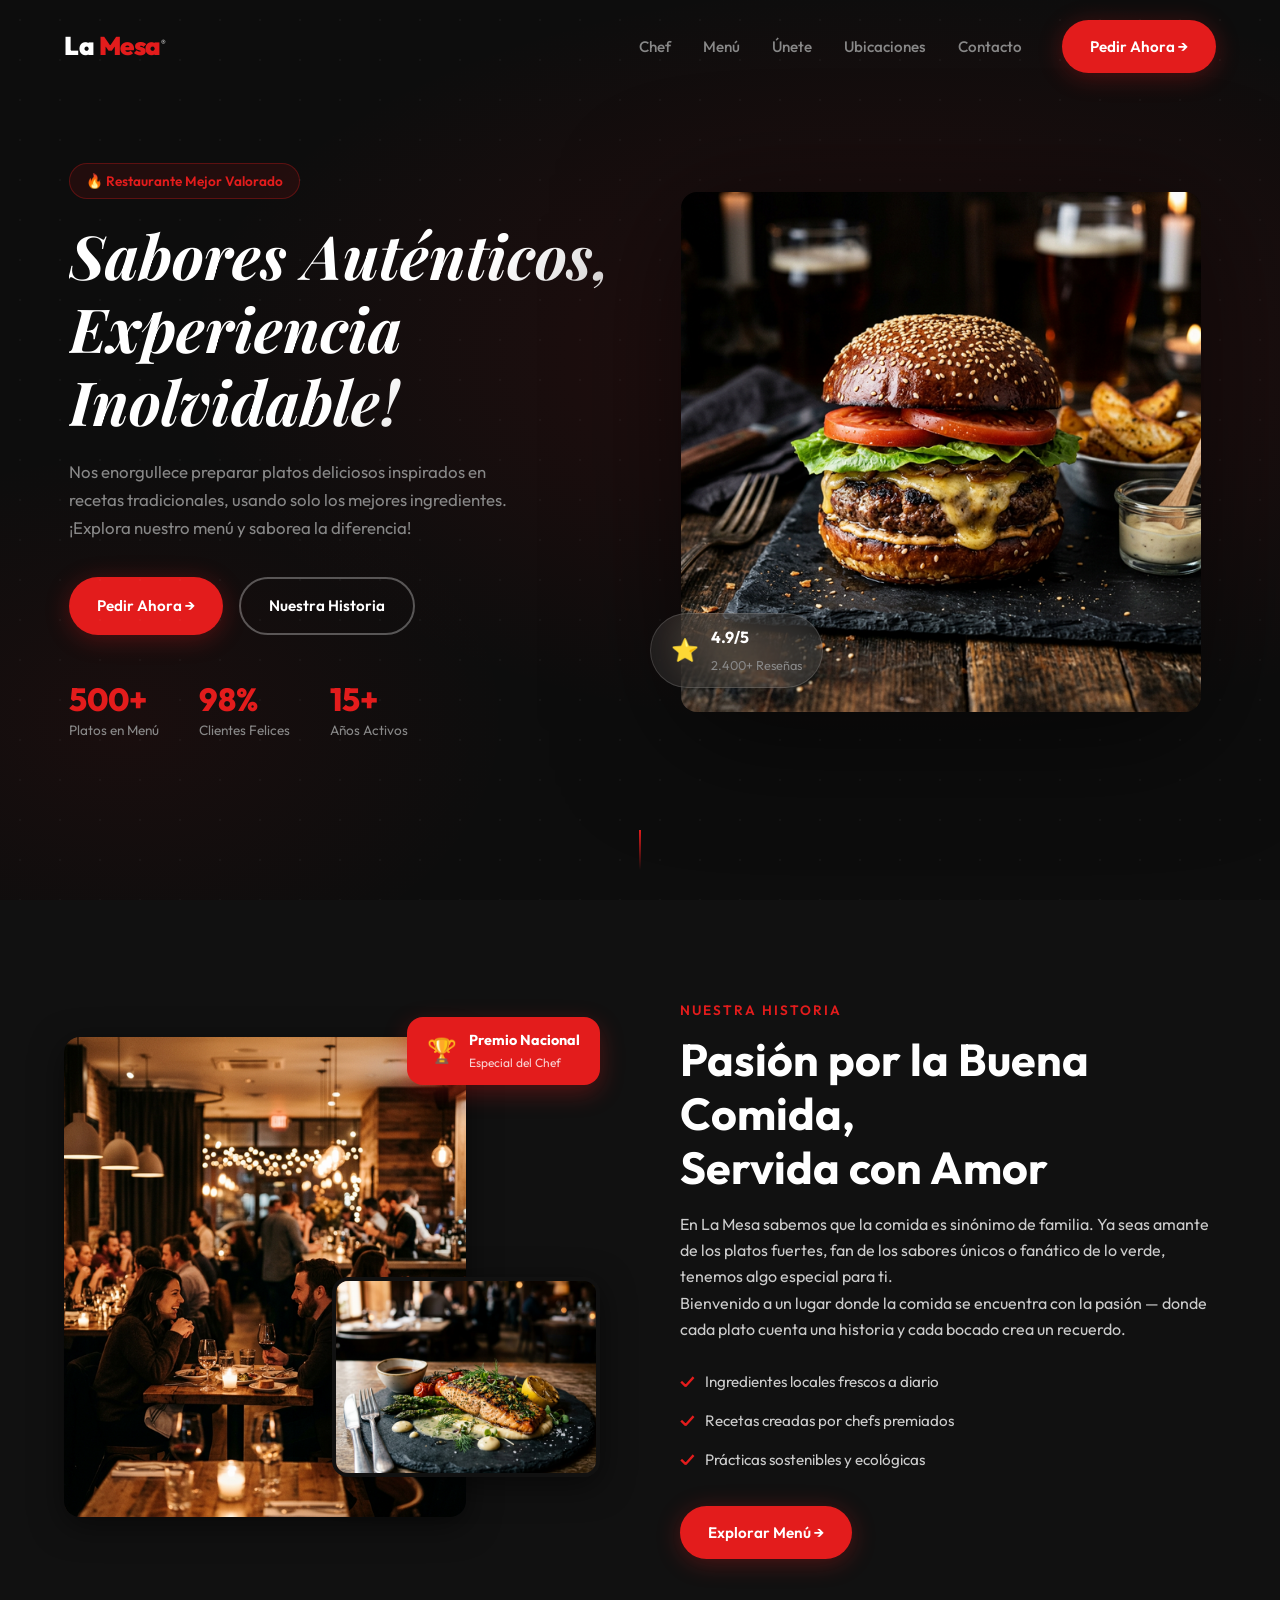
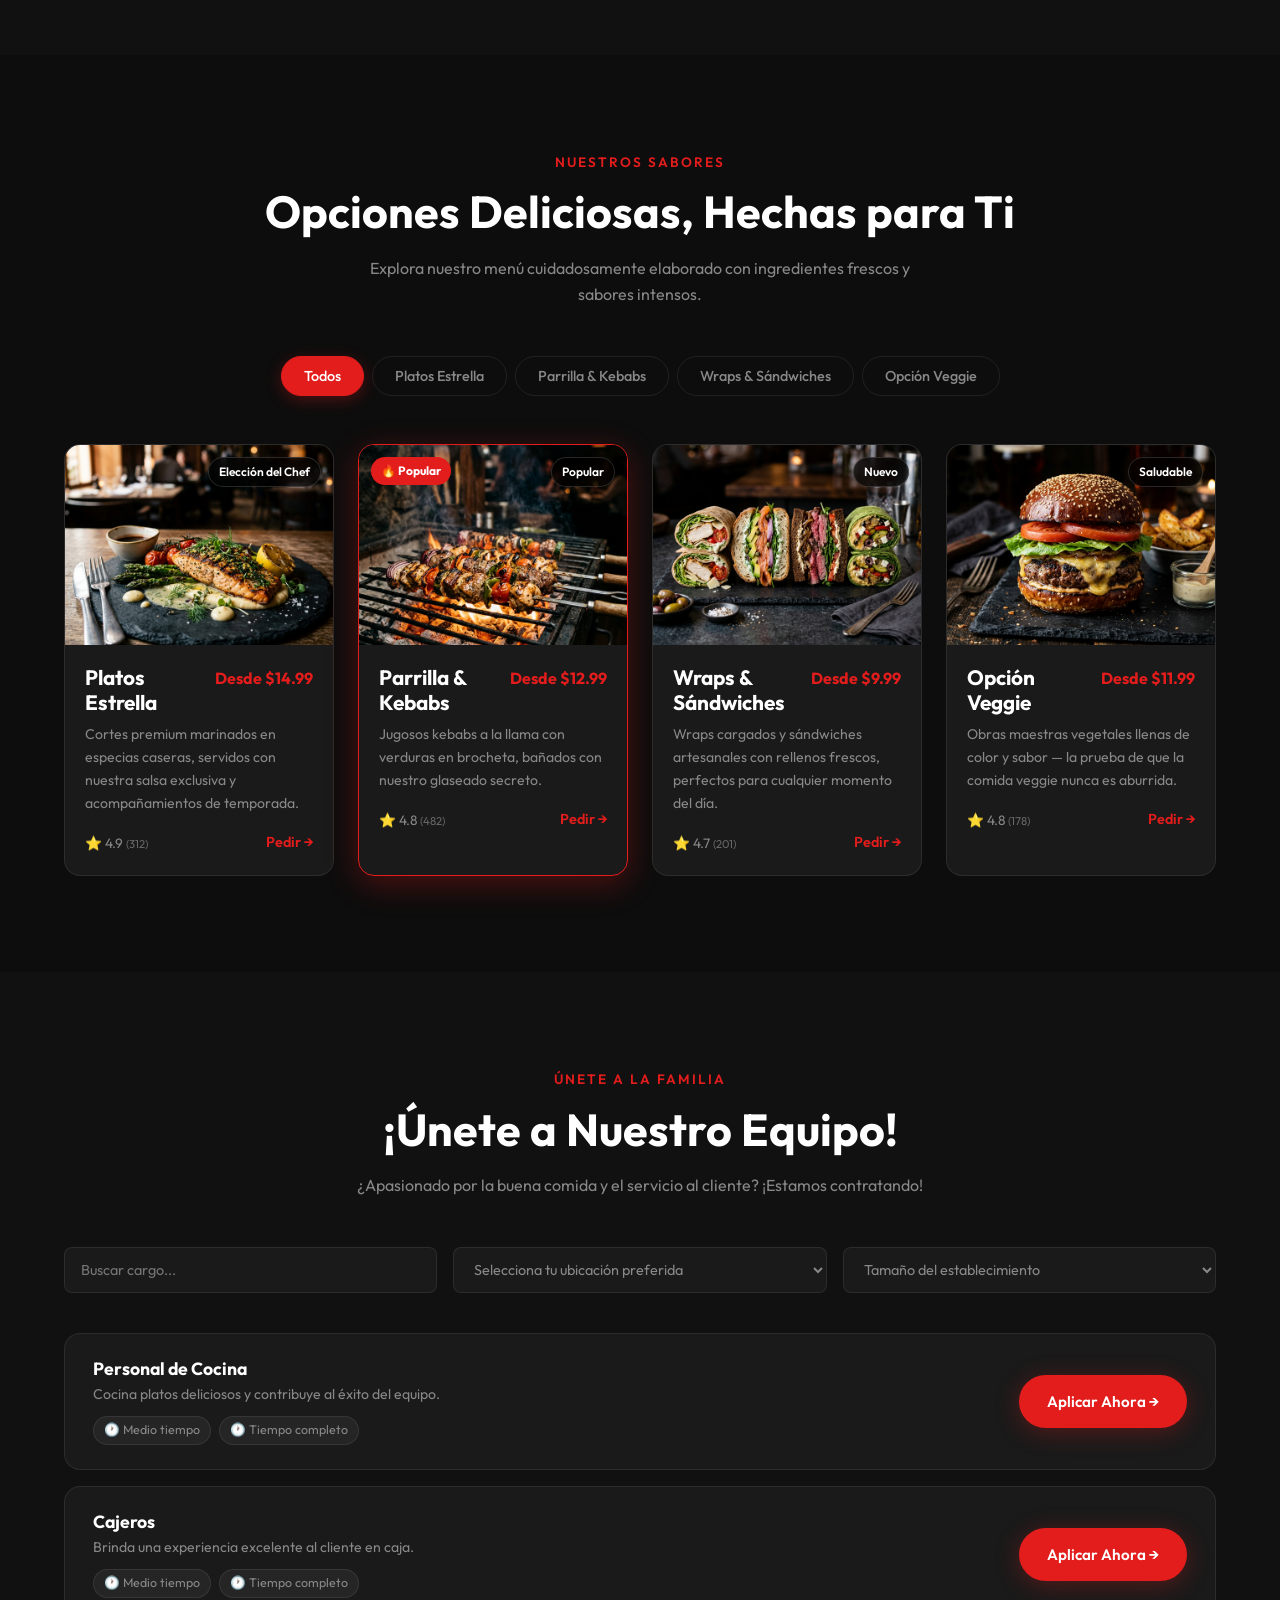
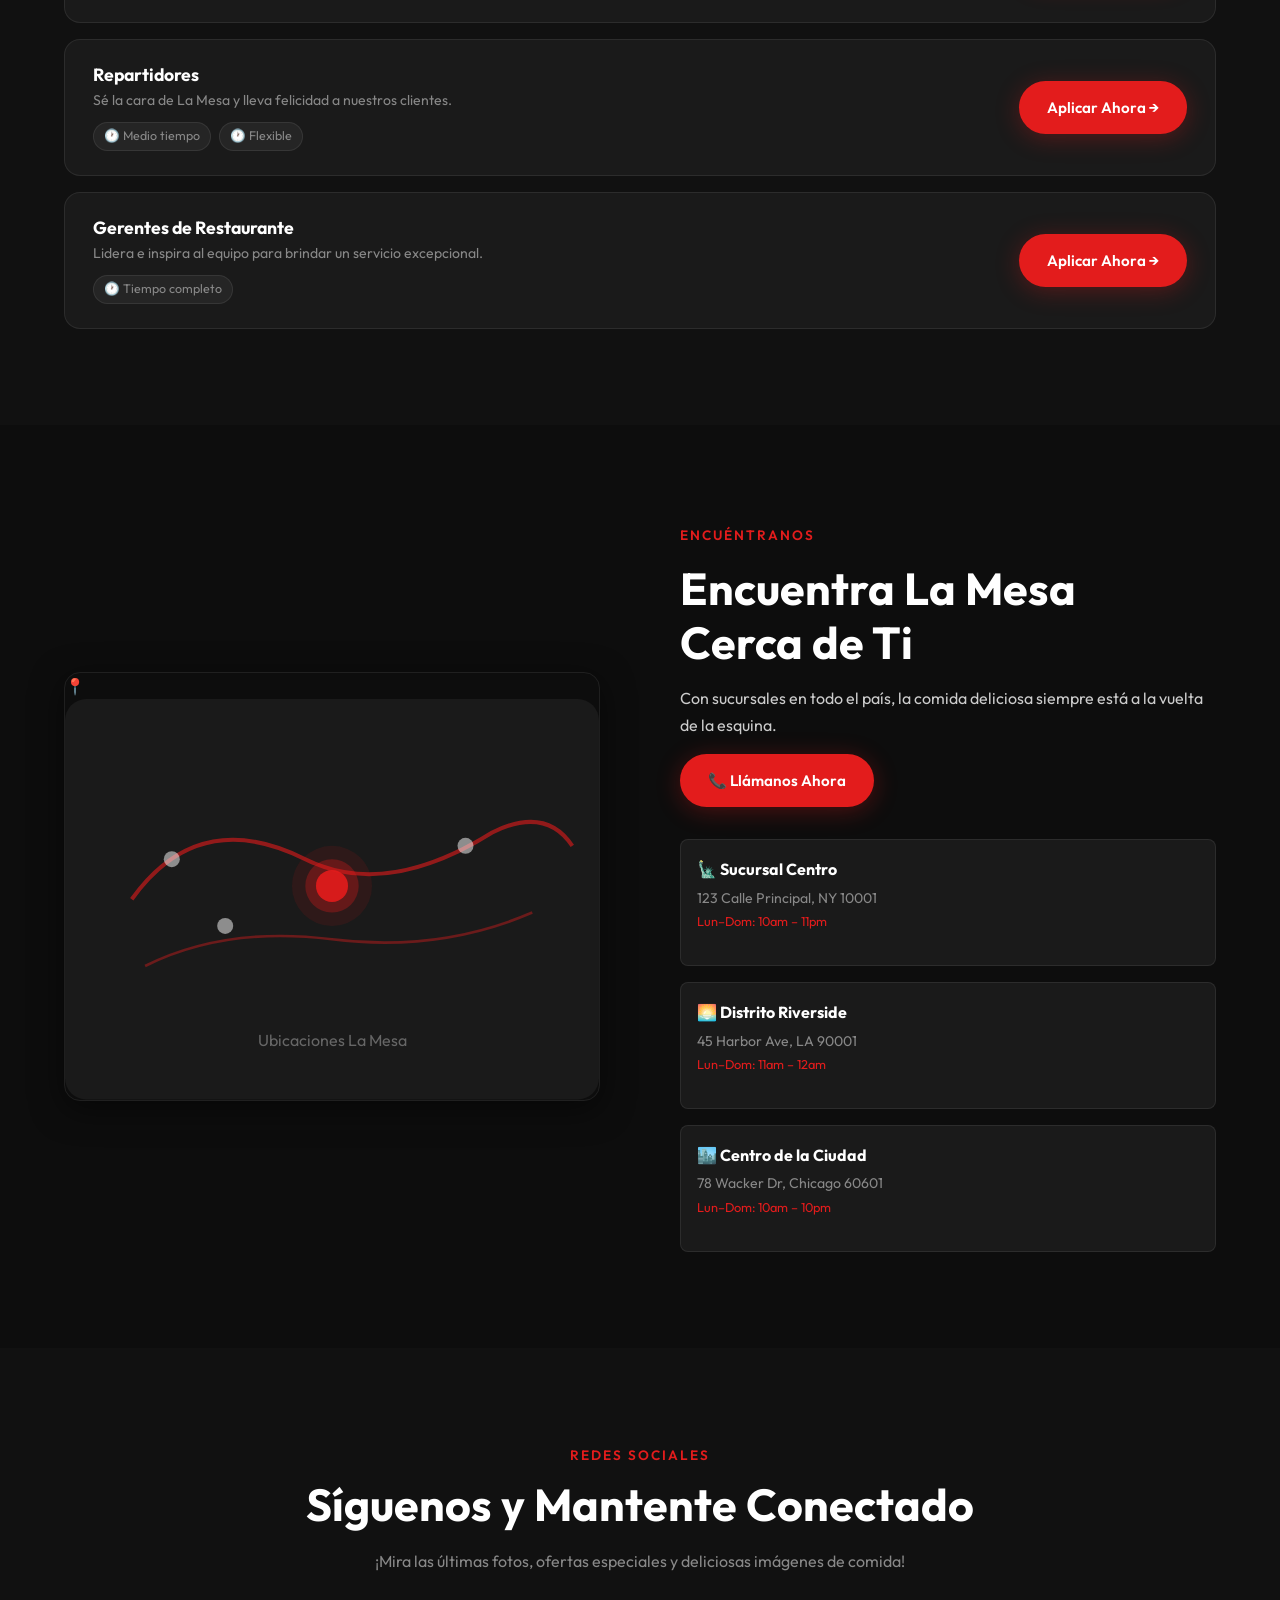
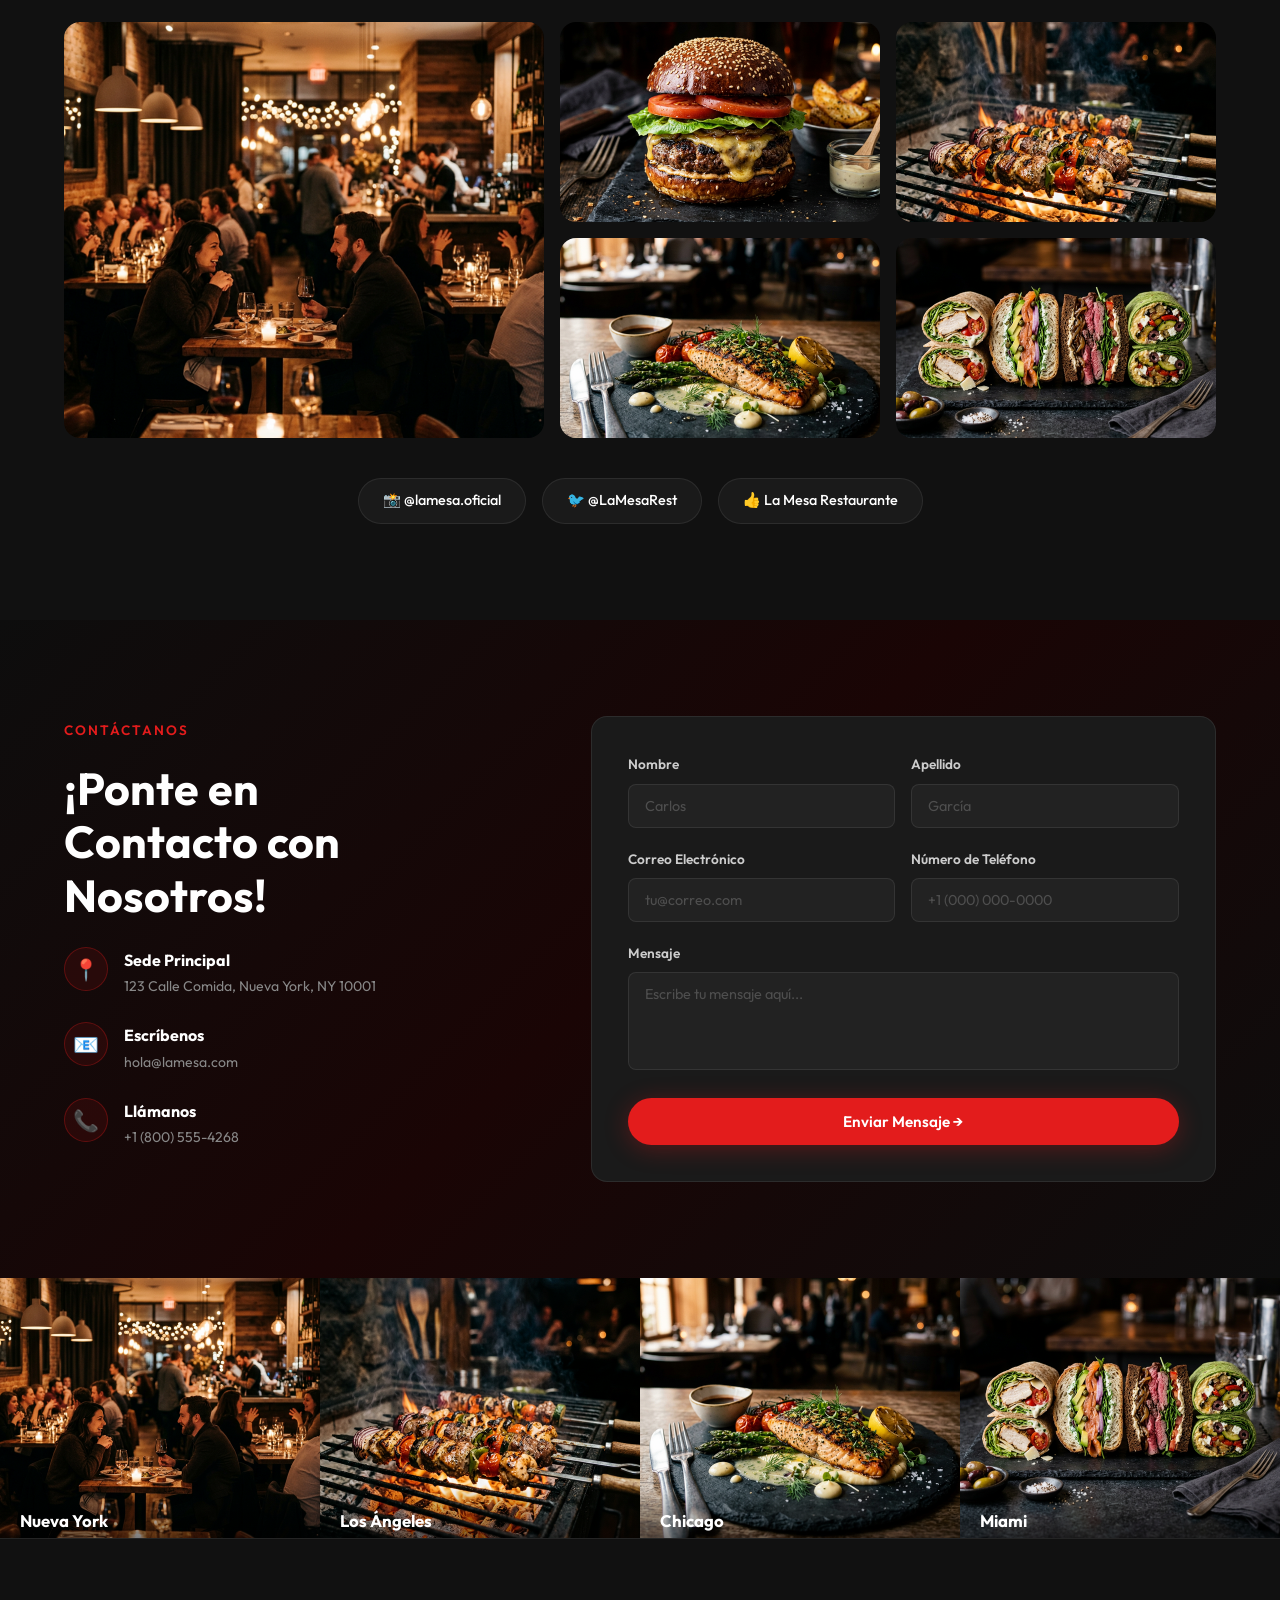
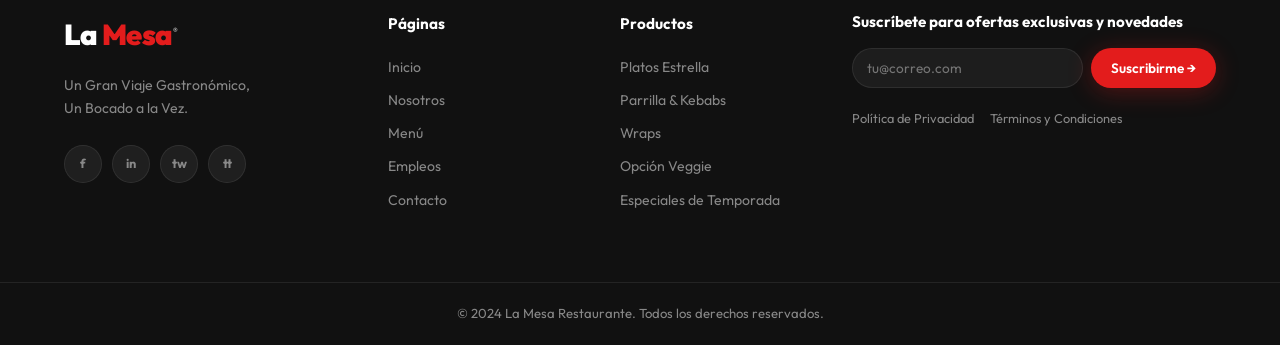
<file: index.html>
﻿<!DOCTYPE html>
<html lang="es">

<head>
    <meta charset="UTF-8">
    <meta name="viewport" content="width=device-width, initial-scale=1.0">
    <meta name="description"
        content="La Mesa - Sabores auténticos, experiencias inolvidables. Descubre nuestro menú de platos exclusivos preparados con ingredientes frescos.">
    <title>La Mesa - Sabores Auténticos</title>
    <link rel="preconnect" href="https://fonts.googleapis.com">
    <link rel="preconnect" href="https://fonts.gstatic.com" crossorigin>
    <link
        href="https://fonts.googleapis.com/css2?family=Outfit:wght@300;400;500;600;700;800;900&family=Playfair+Display:ital,wght@0,700;1,700&display=swap"
        rel="stylesheet">
    <link rel="stylesheet" href="styles.css">
</head>

<body>

    <!-- ===== NAVBAR ===== -->
    <header class="navbar" id="navbar">
        <div class="container nav-container">
            <a href="#" class="logo">La <span>Mesa</span><sup>®</sup></a>
            <nav class="nav-links">
                <a href="#chef">Chef</a>
                <a href="#menu">Menú</a>
                <a href="#jobs">Únete</a>
                <a href="#location">Ubicaciones</a>
                <a href="#contact">Contacto</a>
            </nav>
            <a href="#order" class="btn btn-red">Pedir Ahora →</a>
            <button class="hamburger" id="hamburger" aria-label="Menú">&#9776;</button>
        </div>
        <div class="mobile-menu" id="mobileMenu">
            <a href="#chef">Chef</a>
            <a href="#menu">Menú</a>
            <a href="#jobs">Únete</a>
            <a href="#location">Ubicaciones</a>
            <a href="#contact">Contacto</a>
            <a href="#order" class="btn btn-red">Pedir Ahora</a>
        </div>
    </header>

    <!-- ===== HERO ===== -->
    <section class="hero" id="home">
        <div class="container hero-container">
            <div class="hero-text">
                <p class="hero-tag">🔥 Restaurante Mejor Valorado</p>
                <h1>Sabores Auténticos,<br>Experiencia<br>Inolvidable!</h1>
                <p class="hero-desc">Nos enorgullece preparar platos deliciosos inspirados en recetas tradicionales,
                    usando solo los mejores ingredientes. ¡Explora nuestro menú y saborea la diferencia!</p>
                <div class="hero-btns">
                    <a href="#menu" class="btn btn-red">Pedir Ahora →</a>
                    <a href="#chef" class="btn btn-outline">Nuestra Historia</a>
                </div>
                <div class="hero-stats">
                    <div class="stat"><span>500+</span>
                        <p>Platos en Menú</p>
                    </div>
                    <div class="stat"><span>98%</span>
                        <p>Clientes Felices</p>
                    </div>
                    <div class="stat"><span>15+</span>
                        <p>Años Activos</p>
                    </div>
                </div>
            </div>
            <div class="hero-img">
                <div class="hero-glow"></div>
                <img src="hero_burger.png" alt="Hamburguesa Gourmet Signature">
                <div class="hero-badge">
                    <span class="badge-icon">⭐</span>
                    <div>
                        <strong>4.9/5</strong>
                        <small>2.400+ Reseñas</small>
                    </div>
                </div>
            </div>
        </div>
        <div class="hero-scroll-indicator">
            <span></span>
        </div>
    </section>

    <!-- ===== ABOUT / CHEF ===== -->
    <section class="about" id="chef">
        <div class="container about-container">
            <div class="about-imgs">
                <div class="about-img-main">
                    <img src="restaurant_interior.png" alt="Interior del restaurante">
                </div>
                <div class="about-img-small">
                    <img src="signature_dish.png" alt="Plato estrella">
                </div>
                <div class="about-tag-float">
                    <span>🏆</span>
                    <div>
                        <strong>Premio Nacional</strong>
                        <small>Especial del Chef</small>
                    </div>
                </div>
            </div>
            <div class="about-text">
                <p class="section-tag">Nuestra Historia</p>
                <h2>Pasión por la Buena Comida,<br>Servida con Amor</h2>
                <p>En La Mesa sabemos que la comida es sinónimo de familia. Ya seas amante de los platos fuertes, fan de
                    los sabores únicos o fanático de lo verde, tenemos algo especial para ti.</p>
                <p>Bienvenido a un lugar donde la comida se encuentra con la pasión — donde cada plato cuenta una
                    historia y cada bocado crea un recuerdo.</p>
                <div class="about-features">
                    <div class="feature"><span>✓</span> Ingredientes locales frescos a diario</div>
                    <div class="feature"><span>✓</span> Recetas creadas por chefs premiados</div>
                    <div class="feature"><span>✓</span> Prácticas sostenibles y ecológicas</div>
                </div>
                <a href="#menu" class="btn btn-red">Explorar Menú →</a>
            </div>
        </div>
    </section>

    <!-- ===== MENU CATEGORIES ===== -->
    <section class="menu" id="menu">
        <div class="container">
            <p class="section-tag centered">Nuestros Sabores</p>
            <h2 class="centered">Opciones Deliciosas, Hechas para Ti</h2>
            <p class="section-desc centered">Explora nuestro menú cuidadosamente elaborado con ingredientes frescos y
                sabores intensos.
            </p>

            <div class="menu-tabs">
                <button class="tab-btn active" data-tab="all">Todos</button>
                <button class="tab-btn" data-tab="signature">Platos Estrella</button>
                <button class="tab-btn" data-tab="grill">Parrilla &amp; Kebabs</button>
                <button class="tab-btn" data-tab="wraps">Wraps &amp; Sándwiches</button>
                <button class="tab-btn" data-tab="veggie">Opción Veggie</button>
            </div>

            <div class="menu-grid">
                <!-- Signature -->
                <div class="menu-card" data-category="signature">
                    <div class="card-img">
                        <img src="signature_dish.png" alt="Platos Estrella">
                        <div class="card-badge">Elección del Chef</div>
                    </div>
                    <div class="card-body">
                        <div class="card-top">
                            <h3>Platos Estrella</h3>
                            <span class="price">Desde $14.99</span>
                        </div>
                        <p>Cortes premium marinados en especias caseras, servidos con nuestra salsa exclusiva y
                            acompañamientos de temporada.</p>
                        <div class="card-footer">
                            <div class="rating">⭐ 4.9 <small>(312)</small></div>
                            <a href="#order" class="btn-small">Pedir →</a>
                        </div>
                    </div>
                </div>

                <!-- Grill -->
                <div class="menu-card featured" data-category="grill">
                    <div class="card-img">
                        <img src="grill_kebabs.png" alt="Parrilla y Kebabs">
                        <div class="card-badge">Popular</div>
                    </div>
                    <div class="card-body">
                        <div class="card-top">
                            <h3>Parrilla &amp; Kebabs</h3>
                            <span class="price">Desde $12.99</span>
                        </div>
                        <p>Jugosos kebabs a la llama con verduras en brocheta, bañados con nuestro glaseado secreto.</p>
                        <div class="card-footer">
                            <div class="rating">⭐ 4.8 <small>(482)</small></div>
                            <a href="#order" class="btn-small">Pedir →</a>
                        </div>
                    </div>
                </div>

                <!-- Wraps -->
                <div class="menu-card" data-category="wraps">
                    <div class="card-img">
                        <img src="wraps_sandwiches.png" alt="Wraps y Sándwiches">
                        <div class="card-badge">Nuevo</div>
                    </div>
                    <div class="card-body">
                        <div class="card-top">
                            <h3>Wraps &amp; Sándwiches</h3>
                            <span class="price">Desde $9.99</span>
                        </div>
                        <p>Wraps cargados y sándwiches artesanales con rellenos frescos, perfectos para cualquier
                            momento del día.</p>
                        <div class="card-footer">
                            <div class="rating">⭐ 4.7 <small>(201)</small></div>
                            <a href="#order" class="btn-small">Pedir →</a>
                        </div>
                    </div>
                </div>

                <!-- Veggie -->
                <div class="menu-card" data-category="veggie">
                    <div class="card-img">
                        <img src="hero_burger.png" alt="Opción Veggie">
                        <div class="card-badge">Saludable</div>
                    </div>
                    <div class="card-body">
                        <div class="card-top">
                            <h3>Opción Veggie</h3>
                            <span class="price">Desde $11.99</span>
                        </div>
                        <p>Obras maestras vegetales llenas de color y sabor — la prueba de que la comida veggie nunca es
                            aburrida.</p>
                        <div class="card-footer">
                            <div class="rating">⭐ 4.8 <small>(178)</small></div>
                            <a href="#order" class="btn-small">Pedir →</a>
                        </div>
                    </div>
                </div>
            </div>
        </div>
    </section>

    <!-- ===== JOBS ===== -->
    <section class="jobs" id="jobs">
        <div class="container">
            <p class="section-tag centered">Únete a la Familia</p>
            <h2 class="centered">¡Únete a Nuestro Equipo!</h2>
            <p class="section-desc centered">¿Apasionado por la buena comida y el servicio al cliente? ¡Estamos
                contratando!</p>

            <div class="jobs-filter">
                <input type="text" placeholder="Buscar cargo..." class="filter-input">
                <select class="filter-select">
                    <option>Selecciona tu ubicación preferida</option>
                    <option>Las Cocas</option>
                    <option>Los Ángeles</option>
                    <option>Chicago</option>
                    <option>Miami</option>
                </select>
                <select class="filter-select">
                    <option>Tamaño del establecimiento</option>
                    <option>Pequeño</option>
                    <option>Mediano</option>
                    <option>Grande</option>
                </select>
            </div>

            <div class="jobs-list">
                <div class="job-item">
                    <div class="job-info">
                        <h4>Personal de Cocina</h4>
                        <p>Cocina platos deliciosos y contribuye al éxito del equipo.</p>
                        <div class="job-tags">
                            <span class="tag">🕐 Medio tiempo</span>
                            <span class="tag">🕐 Tiempo completo</span>
                        </div>
                    </div>
                    <a href="#contact" class="btn btn-red">Aplicar Ahora →</a>
                </div>

                <div class="job-item">
                    <div class="job-info">
                        <h4>Cajeros</h4>
                        <p>Brinda una experiencia excelente al cliente en caja.</p>
                        <div class="job-tags">
                            <span class="tag">🕐 Medio tiempo</span>
                            <span class="tag">🕐 Tiempo completo</span>
                        </div>
                    </div>
                    <a href="#contact" class="btn btn-red">Aplicar Ahora →</a>
                </div>

                <div class="job-item">
                    <div class="job-info">
                        <h4>Repartidores</h4>
                        <p>Sé la cara de La Mesa y lleva felicidad a nuestros clientes.</p>
                        <div class="job-tags">
                            <span class="tag">🕐 Medio tiempo</span>
                            <span class="tag">🕐 Flexible</span>
                        </div>
                    </div>
                    <a href="#contact" class="btn btn-red">Aplicar Ahora →</a>
                </div>

                <div class="job-item">
                    <div class="job-info">
                        <h4>Gerentes de Restaurante</h4>
                        <p>Lidera e inspira al equipo para brindar un servicio excepcional.</p>
                        <div class="job-tags">
                            <span class="tag">🕐 Tiempo completo</span>
                        </div>
                    </div>
                    <a href="#contact" class="btn btn-red">Aplicar Ahora →</a>
                </div>
            </div>
        </div>
    </section>

    <!-- ===== LOCATION ===== -->
    <section class="location" id="location">
        <div class="container location-container">
            <div class="location-map">
                <div class="map-placeholder">
                    <div class="map-pin">📍</div>
                    <div class="map-pulse"></div>
                    <svg viewBox="0 0 400 300" xmlns="http://www.w3.org/2000/svg" class="map-svg">
                        <rect width="400" height="300" fill="#1a1a1a" rx="16" />
                        <path d="M50,150 Q100,80 180,120 Q240,150 320,100 Q360,80 380,110" stroke="#e31c1c"
                            stroke-width="3" fill="none" opacity="0.6" />
                        <path d="M60,200 Q120,170 200,180 Q280,190 350,160" stroke="#e31c1c" stroke-width="2"
                            fill="none" opacity="0.4" />
                        <circle cx="200" cy="140" r="12" fill="#e31c1c" opacity="0.9" />
                        <circle cx="200" cy="140" r="20" fill="#e31c1c" opacity="0.3" />
                        <circle cx="200" cy="140" r="30" fill="#e31c1c" opacity="0.1" />
                        <circle cx="120" cy="170" r="6" fill="#fff" opacity="0.5" />
                        <circle cx="300" cy="110" r="6" fill="#fff" opacity="0.5" />
                        <circle cx="80" cy="120" r="6" fill="#fff" opacity="0.5" />
                        <text x="200" y="260" text-anchor="middle" fill="#666" font-size="12"
                            font-family="Outfit">Ubicaciones La Mesa</text>
                    </svg>
                </div>
            </div>
            <div class="location-text">
                <p class="section-tag">Encuéntranos</p>
                <h2>Encuentra La Mesa<br>Cerca de Ti</h2>
                <p>Con sucursales en todo el país, la comida deliciosa siempre está a la vuelta de la esquina.</p>
                <a href="tel:+18005554268" class="btn btn-red">📞 Llámanos Ahora</a>
                <div class="locations-list">
                    <div class="loc-item">
                        <strong>🗽 Sucursal Centro</strong>
                        <p>123 Calle Principal, NY 10001<br><small>Lun–Dom: 10am – 11pm</small></p>
                    </div>
                    <div class="loc-item">
                        <strong>🌅 Distrito Riverside</strong>
                        <p>45 Harbor Ave, LA 90001<br><small>Lun–Dom: 11am – 12am</small></p>
                    </div>
                    <div class="loc-item">
                        <strong>🏙️ Centro de la Ciudad</strong>
                        <p>78 Wacker Dr, Chicago 60601<br><small>Lun–Dom: 10am – 10pm</small></p>
                    </div>
                </div>
            </div>
        </div>
    </section>

    <!-- ===== SOCIAL / GALLERY ===== -->
    <section class="social" id="social">
        <div class="container">
            <p class="section-tag centered">Redes Sociales</p>
            <h2 class="centered">Síguenos y Mantente Conectado</h2>
            <p class="section-desc centered">¡Mira las últimas fotos, ofertas especiales y deliciosas imágenes de
                comida!</p>

            <div class="gallery-grid">
                <div class="gallery-item tall">
                    <img src="restaurant_interior.png" alt="Interior del restaurante">
                    <div class="gallery-overlay"><span>❤ 2.4k</span></div>
                </div>
                <div class="gallery-item">
                    <img src="hero_burger.png" alt="Hamburguesa">
                    <div class="gallery-overlay"><span>❤ 1.8k</span></div>
                </div>
                <div class="gallery-item">
                    <img src="grill_kebabs.png" alt="Kebabs">
                    <div class="gallery-overlay"><span>❤ 3.1k</span></div>
                </div>
                <div class="gallery-item">
                    <img src="signature_dish.png" alt="Plato estrella">
                    <div class="gallery-overlay"><span>❤ 2.9k</span></div>
                </div>
                <div class="gallery-item">
                    <img src="wraps_sandwiches.png" alt="Wraps">
                    <div class="gallery-overlay"><span>❤ 1.5k</span></div>
                </div>
            </div>

            <div class="social-links">
                <a href="#" class="social-link">📸 @lamesa.oficial</a>
                <a href="#" class="social-link">🐦 @LaMesaRest</a>
                <a href="#" class="social-link">👍 La Mesa Restaurante</a>
            </div>
        </div>
    </section>

    <!-- ===== CONTACT ===== -->
    <section class="contact" id="contact">
        <div class="container contact-container">
            <div class="contact-info">
                <p class="section-tag">Contáctanos</p>
                <h2>¡Ponte en<br>Contacto con Nosotros!</h2>
                <div class="contact-detail">
                    <span>📍</span>
                    <div>
                        <strong>Sede Principal</strong>
                        <p>123 Calle Comida, Nueva York, NY 10001</p>
                    </div>
                </div>
                <div class="contact-detail">
                    <span>📧</span>
                    <div>
                        <strong>Escríbenos</strong>
                        <p>hola@lamesa.com</p>
                    </div>
                </div>
                <div class="contact-detail">
                    <span>📞</span>
                    <div>
                        <strong>Llámanos</strong>
                        <p>+1 (800) 555-4268</p>
                    </div>
                </div>
            </div>

            <form class="contact-form" id="contactForm">
                <div class="form-row">
                    <div class="form-group">
                        <label>Nombre</label>
                        <input type="text" id="firstName" placeholder="Carlos" required>
                    </div>
                    <div class="form-group">
                        <label>Apellido</label>
                        <input type="text" id="lastName" placeholder="García" required>
                    </div>
                </div>
                <div class="form-row">
                    <div class="form-group">
                        <label>Correo Electrónico</label>
                        <input type="email" id="email" placeholder="tu@correo.com" required>
                    </div>
                    <div class="form-group">
                        <label>Número de Teléfono</label>
                        <input type="tel" id="phone" placeholder="+1 (000) 000-0000">
                    </div>
                </div>
                <div class="form-group">
                    <label>Mensaje</label>
                    <textarea id="message" placeholder="Escribe tu mensaje aquí..." rows="4" required></textarea>
                </div>
                <button type="submit" class="btn btn-red full-width" id="submitBtn">Enviar Mensaje →</button>
                <div class="form-success" id="formSuccess">✅ ¡Mensaje enviado! Te responderemos pronto.</div>
            </form>
        </div>
    </section>

    <!-- ===== BRANCH SHOWCASE ===== -->
    <section class="branches">
        <div class="branches-grid">
            <div class="branch-item">
                <img src="restaurant_interior.png" alt="Sucursal Nueva York">
                <div class="branch-info">
                    <strong>Nueva York</strong>
                    <p>123 Main Street, NY 10001</p>
                </div>
            </div>
            <div class="branch-item">
                <img src="grill_kebabs.png" alt="Sucursal Los Ángeles">
                <div class="branch-info">
                    <strong>Los Ángeles</strong>
                    <p>500 Sunset Blvd, LA 90028</p>
                </div>
            </div>
            <div class="branch-item">
                <img src="signature_dish.png" alt="Sucursal Chicago">
                <div class="branch-info">
                    <strong>Chicago</strong>
                    <p>200 Wacker Drive, IL 60601</p>
                </div>
            </div>
            <div class="branch-item">
                <img src="wraps_sandwiches.png" alt="Sucursal Miami">
                <div class="branch-info">
                    <strong>Miami</strong>
                    <p>910 Ocean Drive, FL 33139</p>
                </div>
            </div>
        </div>
    </section>

    <!-- ===== FOOTER ===== -->
    <footer class="footer">
        <div class="container footer-grid">
            <div class="footer-brand">
                <a href="#" class="logo">La <span>Mesa</span><sup>®</sup></a>
                <p>Un Gran Viaje Gastronómico,<br>Un Bocado a la Vez.</p>
                <div class="footer-socials">
                    <a href="#" aria-label="Facebook">f</a>
                    <a href="#" aria-label="Instagram">in</a>
                    <a href="#" aria-label="Twitter">tw</a>
                    <a href="#" aria-label="TikTok">tt</a>
                </div>
            </div>

            <div class="footer-col">
                <h5>Páginas</h5>
                <a href="#home">Inicio</a>
                <a href="#chef">Nosotros</a>
                <a href="#menu">Menú</a>
                <a href="#jobs">Empleos</a>
                <a href="#contact">Contacto</a>
            </div>

            <div class="footer-col">
                <h5>Productos</h5>
                <a href="#menu">Platos Estrella</a>
                <a href="#menu">Parrilla &amp; Kebabs</a>
                <a href="#menu">Wraps</a>
                <a href="#menu">Opción Veggie</a>
                <a href="#menu">Especiales de Temporada</a>
            </div>

            <div class="footer-newsletter">
                <h5>Suscríbete para ofertas exclusivas y novedades</h5>
                <div class="newsletter-form">
                    <input type="email" placeholder="tu@correo.com" id="newsletterEmail">
                    <button class="btn btn-red" id="subscribeBtn">Suscribirme →</button>
                </div>
                <div class="footer-bottom-links">
                    <a href="#">Política de Privacidad</a>
                    <a href="#">Términos y Condiciones</a>
                </div>
            </div>
        </div>

        <div class="footer-bottom">
            <p>© 2024 La Mesa Restaurante. Todos los derechos reservados.</p>
        </div>
    </footer>

    <!-- ===== SCROLL TO TOP ===== -->
    <button class="scroll-top" id="scrollTop" aria-label="Scroll to top">↑</button>

    <!-- ===== ORDER MODAL ===== -->
    <div class="modal-overlay" id="orderModal">
        <div class="modal">
            <button class="modal-close" id="modalClose">✕</button>
            <div class="modal-icon">🍔</div>
            <h3>Pedidos en Línea</h3>
            <p>¡Nuestro sistema de pedidos en línea estará disponible pronto! Mientras tanto, llámanos para hacer tu
                pedido.</p>
            <a href="tel:+18005554268" class="btn btn-red full-width">📞 Llamar para Pedir</a>
        </div>
    </div>

    <script src="script.js"></script>
</body>

</html>
</file>
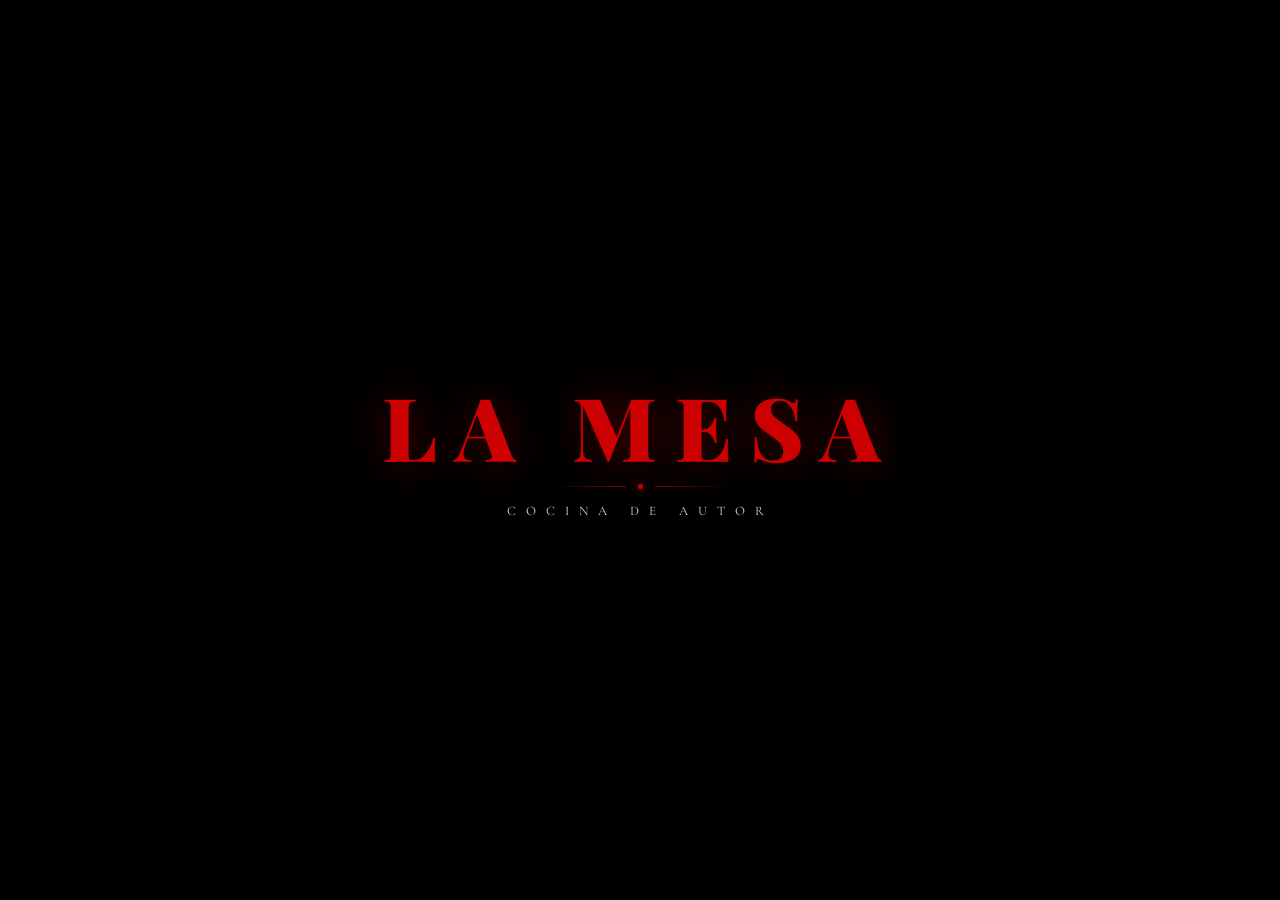
<file: logo_rojo_negro.html>
<!DOCTYPE html>
<html lang="es">
<head>
<meta charset="UTF-8">
<meta name="viewport" content="width=device-width, initial-scale=1.0">
<title>Logo Letras</title>
<style>
  @import url('https://fonts.googleapis.com/css2?family=Playfair+Display:ital,wght@0,900;1,700&family=Cormorant+Garamond:wght@300;400&display=swap');

  * { margin: 0; padding: 0; box-sizing: border-box; }

  body {
    background: #000000;
    display: flex;
    align-items: center;
    justify-content: center;
    min-height: 100vh;
  }

  .logo {
    text-align: center;
    animation: fadeIn 1.4s ease forwards;
  }

  @keyframes fadeIn {
    from { opacity: 0; transform: translateY(16px); }
    to { opacity: 1; transform: translateY(0); }
  }

  .main-name {
    font-family: 'Playfair Display', serif;
    font-size: 88px;
    font-weight: 900;
    letter-spacing: 18px;
    color: #cc0000;
    text-transform: uppercase;
    line-height: 1;
    text-shadow: 0 0 40px rgba(200,0,0,0.4);
  }

  .divider {
    display: flex;
    align-items: center;
    justify-content: center;
    gap: 12px;
    margin: 14px 0;
  }

  .line {
    width: 80px;
    height: 1px;
    background: linear-gradient(to right, transparent, #cc0000aa);
  }
  .line.r {
    background: linear-gradient(to left, transparent, #cc0000aa);
  }

  .dot {
    width: 5px;
    height: 5px;
    background: #cc0000;
    border-radius: 50%;
    box-shadow: 0 0 8px #cc0000;
  }

  .tagline {
    font-family: 'Cormorant Garamond', serif;
    font-size: 13px;
    letter-spacing: 10px;
    color: #ffffff;
    text-transform: uppercase;
    opacity: 0.85;
  }
</style>
</head>
<body>
  <div class="logo">
    <div class="main-name">La Mesa</div>
    <div class="divider">
      <div class="line"></div>
      <div class="dot"></div>
      <div class="line r"></div>
    </div>
    <div class="tagline">Cocina de autor</div>
  </div>
</body>
</html>
</file>
<file: styles.css>
/* ===========================
   CSS RESET & ROOT VARIABLES
=========================== */
*, *::before, *::after {
    margin: 0;
    padding: 0;
    box-sizing: border-box;
}

:root {
    --red: #e31c1c;
    --red-dark: #b51515;
    --red-glow: rgba(227, 28, 28, 0.3);
    --bg: #0d0d0d;
    --bg-2: #111111;
    --bg-3: #161616;
    --bg-card: #1a1a1a;
    --border: rgba(255,255,255,0.08);
    --text: #ffffff;
    --text-muted: #888888;
    --text-light: #cccccc;
    --gold: #f5c842;
    --radius: 16px;
    --radius-sm: 8px;
    --shadow: 0 8px 32px rgba(0,0,0,0.5);
    --transition: 0.3s cubic-bezier(0.4, 0, 0.2, 1);
    --font: 'Outfit', sans-serif;
    --font-display: 'Playfair Display', serif;
}

html {
    scroll-behavior: smooth;
}

body {
    font-family: var(--font);
    background: var(--bg);
    color: var(--text);
    line-height: 1.65;
    overflow-x: hidden;
}

img {
    max-width: 100%;
    display: block;
}

a {
    text-decoration: none;
    color: inherit;
}

/* ===========================
   LAYOUT UTILITIES
=========================== */
.container {
    max-width: 1200px;
    margin: 0 auto;
    padding: 0 24px;
}

section {
    padding: 96px 0;
}

.centered { text-align: center; }

h1, h2, h3, h4 {
    line-height: 1.2;
    font-weight: 700;
}

h1 {
    font-size: clamp(2.2rem, 5vw, 3.8rem);
}

h2 {
    font-size: clamp(1.8rem, 3.5vw, 2.8rem);
    margin-bottom: 16px;
}

h3 { font-size: 1.3rem; }
h4 { font-size: 1.1rem; }

p { color: var(--text-light); }

.section-tag {
    display: inline-block;
    color: var(--red);
    font-size: 0.85rem;
    font-weight: 600;
    text-transform: uppercase;
    letter-spacing: 2px;
    margin-bottom: 12px;
}

.section-tag.centered { display: block; }

.section-desc {
    max-width: 580px;
    margin: 0 auto 48px;
    color: var(--text-muted);
}

/* ===========================
   BUTTONS
=========================== */
.btn {
    display: inline-flex;
    align-items: center;
    gap: 8px;
    padding: 14px 28px;
    border-radius: 50px;
    font-weight: 600;
    font-size: 0.95rem;
    cursor: pointer;
    transition: var(--transition);
    border: none;
    font-family: var(--font);
    white-space: nowrap;
}

.btn-red {
    background: var(--red);
    color: #fff;
    box-shadow: 0 4px 24px var(--red-glow);
}

.btn-red:hover {
    background: var(--red-dark);
    transform: translateY(-2px);
    box-shadow: 0 8px 32px var(--red-glow);
}

.btn-outline {
    background: transparent;
    color: #fff;
    border: 2px solid rgba(255,255,255,0.3);
}

.btn-outline:hover {
    border-color: var(--red);
    color: var(--red);
    transform: translateY(-2px);
}

.full-width { width: 100%; justify-content: center; }

.btn-small {
    display: inline-flex;
    align-items: center;
    color: var(--red);
    font-weight: 600;
    font-size: 0.9rem;
    transition: var(--transition);
    gap: 4px;
}

.btn-small:hover { gap: 8px; }

/* ===========================
   NAVBAR
=========================== */
.navbar {
    position: fixed;
    top: 0;
    left: 0;
    right: 0;
    z-index: 1000;
    padding: 20px 0;
    transition: var(--transition);
    border-bottom: 1px solid transparent;
}

.navbar.scrolled {
    background: rgba(13, 13, 13, 0.95);
    backdrop-filter: blur(20px);
    padding: 14px 0;
    border-bottom-color: var(--border);
}

.nav-container {
    display: flex;
    align-items: center;
    gap: 40px;
}

.logo {
    font-size: 1.6rem;
    font-weight: 900;
    color: #fff;
    letter-spacing: -0.5px;
    margin-right: auto;
}

.logo span { color: var(--red); }
.logo sup { font-size: 0.55rem; vertical-align: super; opacity: 0.7; }

.nav-links {
    display: flex;
    gap: 32px;
}

.nav-links a {
    color: var(--text-muted);
    font-size: 0.95rem;
    font-weight: 500;
    transition: color var(--transition);
}

.nav-links a:hover { color: #fff; }

.hamburger {
    display: none;
    background: none;
    border: none;
    color: #fff;
    font-size: 1.4rem;
    cursor: pointer;
    padding: 4px;
}

.mobile-menu {
    display: none;
    flex-direction: column;
    gap: 12px;
    padding: 16px 24px 20px;
    background: var(--bg-2);
    border-top: 1px solid var(--border);
}

.mobile-menu a {
    color: var(--text-light);
    font-weight: 500;
    padding: 8px 0;
    border-bottom: 1px solid var(--border);
}

.mobile-menu.open { display: flex; }

/* ===========================
   HERO
=========================== */
.hero {
    min-height: 100vh;
    display: flex;
    align-items: center;
    background: radial-gradient(ellipse 80% 60% at 70% 40%, rgba(227,28,28,0.12) 0%, transparent 70%),
                radial-gradient(ellipse 50% 50% at 10% 80%, rgba(227,28,28,0.06) 0%, transparent 60%),
                var(--bg);
    padding-top: 100px;
    position: relative;
    overflow: hidden;
}

.hero::before {
    content: '';
    position: absolute;
    inset: 0;
    background-image: radial-gradient(rgba(255,255,255,0.03) 1px, transparent 1px);
    background-size: 40px 40px;
    pointer-events: none;
}

.hero-container {
    display: grid;
    grid-template-columns: 1fr 1fr;
    align-items: center;
    gap: 60px;
    padding: 60px 24px;
}

.hero-tag {
    display: inline-flex;
    align-items: center;
    gap: 8px;
    background: rgba(227,28,28,0.1);
    border: 1px solid var(--red-glow);
    color: var(--red);
    padding: 6px 16px;
    border-radius: 50px;
    font-size: 0.85rem;
    font-weight: 600;
    margin-bottom: 20px;
}

.hero-text h1 {
    font-family: var(--font-display);
    font-style: italic;
    margin-bottom: 20px;
    background: linear-gradient(135deg, #fff 60%, rgba(255,255,255,0.7));
    -webkit-background-clip: text;
    -webkit-text-fill-color: transparent;
    background-clip: text;
}

.hero-desc {
    font-size: 1.05rem;
    color: var(--text-muted);
    max-width: 460px;
    margin-bottom: 36px;
}

.hero-btns {
    display: flex;
    gap: 16px;
    flex-wrap: wrap;
    margin-bottom: 48px;
}

.hero-stats {
    display: flex;
    gap: 40px;
}

.stat span {
    display: block;
    font-size: 2rem;
    font-weight: 800;
    color: var(--red);
    line-height: 1;
}

.stat p {
    font-size: 0.85rem;
    color: var(--text-muted);
    margin-top: 4px;
}

.hero-img {
    position: relative;
    display: flex;
    justify-content: center;
}

.hero-glow {
    position: absolute;
    width: 400px;
    height: 400px;
    background: radial-gradient(circle, rgba(227,28,28,0.25) 0%, transparent 70%);
    top: 50%;
    left: 50%;
    transform: translate(-50%, -50%);
    border-radius: 50%;
    animation: pulse 3s ease-in-out infinite;
}

@keyframes pulse {
    0%, 100% { transform: translate(-50%, -50%) scale(1); opacity: 1; }
    50% { transform: translate(-50%, -50%) scale(1.1); opacity: 0.7; }
}

.hero-img img {
    width: 100%;
    max-width: 520px;
    border-radius: var(--radius);
    position: relative;
    z-index: 1;
    filter: drop-shadow(0 20px 60px rgba(0,0,0,0.6));
    animation: float 4s ease-in-out infinite;
}

@keyframes float {
    0%, 100% { transform: translateY(0); }
    50% { transform: translateY(-12px); }
}

.hero-badge {
    position: absolute;
    bottom: 24px;
    left: -20px;
    background: rgba(255,255,255,0.07);
    backdrop-filter: blur(20px);
    border: 1px solid rgba(255,255,255,0.15);
    border-radius: 50px;
    padding: 10px 20px;
    display: flex;
    align-items: center;
    gap: 12px;
    z-index: 2;
    animation: float 4s 1s ease-in-out infinite;
}

.badge-icon { font-size: 1.4rem; }
.hero-badge strong { display: block; font-size: 1rem; }
.hero-badge small { color: var(--text-muted); font-size: 0.8rem; }

.hero-scroll-indicator {
    position: absolute;
    bottom: 30px;
    left: 50%;
    transform: translateX(-50%);
    display: flex;
    flex-direction: column;
    align-items: center;
}

.hero-scroll-indicator span {
    display: block;
    width: 2px;
    height: 40px;
    background: linear-gradient(to bottom, var(--red), transparent);
    animation: scrollLine 2s ease-in-out infinite;
}

@keyframes scrollLine {
    0% { opacity: 0; transform: scaleY(0); transform-origin: top; }
    50% { opacity: 1; }
    100% { opacity: 0; transform: scaleY(1); transform-origin: top; }
}

/* ===========================
   ABOUT
=========================== */
.about {
    background: var(--bg-2);
}

.about-container {
    display: grid;
    grid-template-columns: 1fr 1fr;
    gap: 80px;
    align-items: center;
}

.about-imgs {
    position: relative;
    height: 480px;
}

.about-img-main {
    width: 75%;
    height: 100%;
    border-radius: var(--radius);
    overflow: hidden;
    position: absolute;
    left: 0;
    top: 0;
    box-shadow: var(--shadow);
}

.about-img-main img, .about-img-small img {
    width: 100%;
    height: 100%;
    object-fit: cover;
    transition: transform 0.6s ease;
}

.about-img-main:hover img, .about-img-small:hover img {
    transform: scale(1.05);
}

.about-img-small {
    width: 50%;
    height: 200px;
    border-radius: var(--radius);
    overflow: hidden;
    position: absolute;
    right: 0;
    bottom: 40px;
    border: 4px solid var(--bg-2);
    box-shadow: var(--shadow);
}

.about-tag-float {
    position: absolute;
    top: -20px;
    right: 0;
    background: var(--red);
    border-radius: var(--radius);
    padding: 12px 20px;
    display: flex;
    align-items: center;
    gap: 12px;
    font-size: 1.5rem;
    z-index: 2;
    box-shadow: 0 8px 24px var(--red-glow);
}

.about-tag-float strong, .about-tag-float small {
    display: block;
    color: #fff;
    font-size: 0.9rem;
}

.about-tag-float small { opacity: 0.8; font-size: 0.75rem; }

.about-features {
    margin: 24px 0 32px;
    display: flex;
    flex-direction: column;
    gap: 10px;
}

.feature {
    display: flex;
    align-items: center;
    gap: 10px;
    font-size: 0.95rem;
    color: var(--text-light);
}

.feature span {
    color: var(--red);
    font-weight: 700;
    font-size: 1.1rem;
}

/* ===========================
   MENU
=========================== */
.menu {
    background: var(--bg);
}

.menu-tabs {
    display: flex;
    gap: 8px;
    justify-content: center;
    flex-wrap: wrap;
    margin-bottom: 48px;
}

.tab-btn {
    padding: 10px 22px;
    border-radius: 50px;
    border: 1px solid var(--border);
    background: transparent;
    color: var(--text-muted);
    font-family: var(--font);
    font-size: 0.9rem;
    font-weight: 500;
    cursor: pointer;
    transition: var(--transition);
}

.tab-btn:hover, .tab-btn.active {
    background: var(--red);
    border-color: var(--red);
    color: #fff;
    box-shadow: 0 4px 16px var(--red-glow);
}

.menu-grid {
    display: grid;
    grid-template-columns: repeat(auto-fit, minmax(260px, 1fr));
    gap: 24px;
}

.menu-card {
    background: var(--bg-card);
    border-radius: var(--radius);
    overflow: hidden;
    border: 1px solid var(--border);
    transition: transform var(--transition), box-shadow var(--transition);
}

.menu-card:hover {
    transform: translateY(-8px);
    box-shadow: 0 20px 48px rgba(0,0,0,0.4);
    border-color: var(--red-glow);
}

.menu-card.featured {
    border-color: var(--red);
    box-shadow: 0 8px 32px var(--red-glow);
    position: relative;
}

.menu-card.featured::before {
    content: '🔥 Popular';
    position: absolute;
    top: 12px;
    left: 12px;
    background: var(--red);
    color: #fff;
    font-size: 0.75rem;
    font-weight: 700;
    padding: 4px 10px;
    border-radius: 50px;
    z-index: 3;
}

.card-img {
    position: relative;
    height: 200px;
    overflow: hidden;
}

.card-img img {
    width: 100%;
    height: 100%;
    object-fit: cover;
    transition: transform 0.5s ease;
}

.menu-card:hover .card-img img { transform: scale(1.08); }

.card-badge {
    position: absolute;
    top: 12px;
    right: 12px;
    background: rgba(0,0,0,0.7);
    backdrop-filter: blur(8px);
    border: 1px solid rgba(255,255,255,0.15);
    color: #fff;
    font-size: 0.75rem;
    font-weight: 600;
    padding: 4px 10px;
    border-radius: 50px;
}

.card-body { padding: 20px; }

.card-top {
    display: flex;
    align-items: flex-start;
    justify-content: space-between;
    gap: 12px;
    margin-bottom: 8px;
}

.price {
    color: var(--red);
    font-weight: 700;
    font-size: 1rem;
    white-space: nowrap;
}

.card-body p { font-size: 0.88rem; color: var(--text-muted); margin-bottom: 16px; }

.card-footer {
    display: flex;
    align-items: center;
    justify-content: space-between;
}

.rating { font-size: 0.85rem; color: var(--text-muted); }
.rating small { opacity: 0.7; }

/* ===========================
   JOBS
=========================== */
.jobs {
    background: var(--bg-2);
}

.jobs-filter {
    display: flex;
    gap: 16px;
    flex-wrap: wrap;
    margin-bottom: 40px;
}

.filter-input, .filter-select {
    flex: 1;
    min-width: 200px;
    background: var(--bg-card);
    border: 1px solid var(--border);
    color: var(--text-muted);
    padding: 12px 16px;
    border-radius: var(--radius-sm);
    font-family: var(--font);
    font-size: 0.9rem;
    outline: none;
    transition: border-color var(--transition);
}

.filter-input:focus, .filter-select:focus { border-color: var(--red); }

.jobs-list {
    display: flex;
    flex-direction: column;
    gap: 16px;
}

.job-item {
    background: var(--bg-card);
    border: 1px solid var(--border);
    border-radius: var(--radius);
    padding: 24px 28px;
    display: flex;
    align-items: center;
    justify-content: space-between;
    gap: 20px;
    transition: var(--transition);
    flex-wrap: wrap;
}

.job-item:hover {
    border-color: var(--red);
    background: rgba(227,28,28,0.04);
    transform: translateX(4px);
}

.job-info h4 { margin-bottom: 4px; }
.job-info p { font-size: 0.88rem; color: var(--text-muted); margin-bottom: 10px; }

.job-tags { display: flex; gap: 8px; flex-wrap: wrap; }

.tag {
    background: rgba(255,255,255,0.05);
    border: 1px solid var(--border);
    padding: 3px 10px;
    border-radius: 50px;
    font-size: 0.78rem;
    color: var(--text-muted);
}

/* ===========================
   LOCATION
=========================== */
.location {
    background: var(--bg);
}

.location-container {
    display: grid;
    grid-template-columns: 1fr 1fr;
    gap: 80px;
    align-items: center;
}

.map-placeholder {
    position: relative;
    border-radius: var(--radius);
    overflow: hidden;
    border: 1px solid var(--border);
    box-shadow: var(--shadow);
}

.map-svg { display: block; width: 100%; }

.location-text p, .location-text h2 { margin-bottom: 16px; }

.location-text .btn { margin-bottom: 32px; }

.locations-list {
    display: flex;
    flex-direction: column;
    gap: 16px;
}

.loc-item {
    padding: 16px;
    background: var(--bg-card);
    border-radius: var(--radius-sm);
    border: 1px solid var(--border);
    transition: var(--transition);
}

.loc-item:hover { border-color: var(--red); }
.loc-item strong { color: #fff; display: block; margin-bottom: 4px; }
.loc-item p { font-size: 0.88rem; color: var(--text-muted); }
.loc-item small { color: var(--red); font-size: 0.8rem; }

/* ===========================
   SOCIAL / GALLERY
=========================== */
.social {
    background: var(--bg-2);
}

.gallery-grid {
    display: grid;
    grid-template-columns: 1.5fr 1fr 1fr;
    grid-template-rows: 200px 200px;
    gap: 16px;
    margin-bottom: 40px;
}

.gallery-item {
    border-radius: var(--radius);
    overflow: hidden;
    position: relative;
    cursor: pointer;
}

.gallery-item.tall {
    grid-row: span 2;
}

.gallery-item img {
    width: 100%;
    height: 100%;
    object-fit: cover;
    transition: transform 0.5s ease;
}

.gallery-item:hover img { transform: scale(1.08); }

.gallery-overlay {
    position: absolute;
    inset: 0;
    background: linear-gradient(to top, rgba(227,28,28,0.7), transparent);
    opacity: 0;
    display: flex;
    align-items: flex-end;
    padding: 16px;
    transition: opacity var(--transition);
}

.gallery-item:hover .gallery-overlay { opacity: 1; }

.gallery-overlay span {
    color: #fff;
    font-weight: 700;
    font-size: 1rem;
}

.social-links {
    display: flex;
    gap: 16px;
    justify-content: center;
    flex-wrap: wrap;
}

.social-link {
    padding: 10px 24px;
    background: var(--bg-card);
    border: 1px solid var(--border);
    border-radius: 50px;
    font-size: 0.9rem;
    font-weight: 500;
    transition: var(--transition);
}

.social-link:hover {
    border-color: var(--red);
    color: var(--red);
    background: rgba(227,28,28,0.06);
}

/* ===========================
   CONTACT
=========================== */
.contact {
    background: linear-gradient(135deg, #0d0d0d 0%, #1a0505 50%, #0d0d0d 100%);
}

.contact-container {
    display: grid;
    grid-template-columns: 1fr 1.4fr;
    gap: 80px;
    align-items: start;
}

.contact-info h2 { margin: 8px 0 24px; }

.contact-detail {
    display: flex;
    gap: 16px;
    margin-bottom: 24px;
    align-items: flex-start;
}

.contact-detail > span {
    font-size: 1.3rem;
    width: 44px;
    height: 44px;
    background: rgba(227,28,28,0.1);
    border: 1px solid var(--red-glow);
    border-radius: 50%;
    display: flex;
    align-items: center;
    justify-content: center;
    flex-shrink: 0;
}

.contact-detail strong { display: block; margin-bottom: 2px; }
.contact-detail p { font-size: 0.88rem; color: var(--text-muted); }

.contact-form {
    background: var(--bg-card);
    border: 1px solid var(--border);
    border-radius: var(--radius);
    padding: 36px;
}

.form-row {
    display: grid;
    grid-template-columns: 1fr 1fr;
    gap: 16px;
}

.form-group {
    margin-bottom: 20px;
}

.form-group label {
    display: block;
    font-size: 0.85rem;
    font-weight: 600;
    color: var(--text-light);
    margin-bottom: 8px;
}

.form-group input,
.form-group textarea {
    width: 100%;
    background: rgba(255,255,255,0.04);
    border: 1px solid var(--border);
    color: #fff;
    padding: 12px 16px;
    border-radius: var(--radius-sm);
    font-family: var(--font);
    font-size: 0.9rem;
    outline: none;
    transition: border-color var(--transition);
    resize: none;
}

.form-group input:focus,
.form-group textarea:focus {
    border-color: var(--red);
    background: rgba(227,28,28,0.04);
}

.form-group input::placeholder,
.form-group textarea::placeholder {
    color: rgba(255,255,255,0.2);
}

.form-success {
    display: none;
    text-align: center;
    color: #4ade80;
    font-size: 0.9rem;
    margin-top: 12px;
    padding: 10px;
    background: rgba(74,222,128,0.1);
    border-radius: var(--radius-sm);
    border: 1px solid rgba(74,222,128,0.2);
}

/* ===========================
   BRANCHES
=========================== */
.branches {
    padding: 0;
}

.branches-grid {
    display: grid;
    grid-template-columns: repeat(4, 1fr);
}

.branch-item {
    position: relative;
    height: 260px;
    overflow: hidden;
    cursor: pointer;
}

.branch-item img {
    width: 100%;
    height: 100%;
    object-fit: cover;
    transition: transform 0.6s ease;
}

.branch-item:hover img { transform: scale(1.08); }

.branch-info {
    position: absolute;
    bottom: 0;
    left: 0;
    right: 0;
    padding: 20px;
    background: linear-gradient(to top, rgba(0,0,0,0.9), transparent);
    transform: translateY(40px);
    transition: transform var(--transition);
}

.branch-item:hover .branch-info { transform: translateY(0); }

.branch-info strong {
    display: block;
    font-size: 1.05rem;
    margin-bottom: 2px;
}

.branch-info p { font-size: 0.8rem; color: var(--text-muted); }

/* ===========================
   FOOTER
=========================== */
.footer {
    background: var(--bg-2);
    border-top: 1px solid var(--border);
    padding: 72px 0 0;
}

.footer-grid {
    display: grid;
    grid-template-columns: 1.5fr 1fr 1fr 1.5fr;
    gap: 48px;
    margin-bottom: 60px;
}

.footer-brand .logo { font-size: 1.8rem; display: inline-block; margin-bottom: 16px; }
.footer-brand p { font-size: 0.88rem; color: var(--text-muted); margin-bottom: 24px; }

.footer-socials {
    display: flex;
    gap: 10px;
}

.footer-socials a {
    width: 38px;
    height: 38px;
    background: rgba(255,255,255,0.06);
    border: 1px solid var(--border);
    border-radius: 50%;
    display: flex;
    align-items: center;
    justify-content: center;
    font-size: 0.8rem;
    font-weight: 700;
    color: var(--text-muted);
    transition: var(--transition);
}

.footer-socials a:hover {
    background: var(--red);
    border-color: var(--red);
    color: #fff;
    transform: translateY(-3px);
}

.footer-col h5 {
    font-size: 0.95rem;
    font-weight: 700;
    margin-bottom: 20px;
    color: #fff;
}

.footer-col a {
    display: block;
    color: var(--text-muted);
    font-size: 0.88rem;
    margin-bottom: 10px;
    transition: color var(--transition);
}

.footer-col a:hover { color: var(--red); padding-left: 4px; }

.footer-newsletter h5 {
    font-size: 0.95rem;
    font-weight: 700;
    margin-bottom: 16px;
    color: #fff;
    line-height: 1.4;
}

.newsletter-form {
    display: flex;
    gap: 8px;
    margin-bottom: 20px;
}

.newsletter-form input {
    flex: 1;
    background: rgba(255,255,255,0.05);
    border: 1px solid var(--border);
    color: #fff;
    padding: 10px 14px;
    border-radius: 50px;
    font-family: var(--font);
    font-size: 0.85rem;
    outline: none;
}

.newsletter-form input:focus { border-color: var(--red); }
.newsletter-form .btn { padding: 10px 20px; font-size: 0.85rem; }

.footer-bottom-links {
    display: flex;
    gap: 16px;
}

.footer-bottom-links a {
    font-size: 0.8rem;
    color: var(--text-muted);
}

.footer-bottom-links a:hover { color: var(--red); }

.footer-bottom {
    border-top: 1px solid var(--border);
    padding: 20px 0;
    text-align: center;
}

.footer-bottom p { font-size: 0.82rem; color: var(--text-muted); }

/* ===========================
   SCROLL TO TOP BUTTON
=========================== */
.scroll-top {
    position: fixed;
    bottom: 28px;
    right: 28px;
    width: 46px;
    height: 46px;
    background: var(--red);
    color: #fff;
    border: none;
    border-radius: 50%;
    font-size: 1.1rem;
    cursor: pointer;
    box-shadow: 0 4px 20px var(--red-glow);
    transition: var(--transition);
    opacity: 0;
    transform: translateY(20px);
    pointer-events: none;
    z-index: 500;
}

.scroll-top.visible {
    opacity: 1;
    transform: translateY(0);
    pointer-events: all;
}

.scroll-top:hover {
    background: var(--red-dark);
    transform: translateY(-4px);
}

/* ===========================
   MODAL
=========================== */
.modal-overlay {
    position: fixed;
    inset: 0;
    background: rgba(0,0,0,0.8);
    backdrop-filter: blur(8px);
    z-index: 2000;
    display: flex;
    align-items: center;
    justify-content: center;
    opacity: 0;
    pointer-events: none;
    transition: opacity var(--transition);
}

.modal-overlay.open {
    opacity: 1;
    pointer-events: all;
}

.modal {
    background: var(--bg-card);
    border: 1px solid var(--border);
    border-radius: var(--radius);
    padding: 48px 36px;
    max-width: 400px;
    width: 90%;
    text-align: center;
    position: relative;
    transform: scale(0.9);
    transition: transform var(--transition);
}

.modal-overlay.open .modal { transform: scale(1); }

.modal-close {
    position: absolute;
    top: 16px;
    right: 16px;
    background: rgba(255,255,255,0.1);
    border: none;
    color: #fff;
    width: 32px;
    height: 32px;
    border-radius: 50%;
    cursor: pointer;
    font-size: 0.85rem;
    transition: background var(--transition);
}

.modal-close:hover { background: var(--red); }
.modal-icon { font-size: 3rem; margin-bottom: 16px; }
.modal h3 { margin-bottom: 12px; }
.modal p { color: var(--text-muted); font-size: 0.9rem; margin-bottom: 24px; }

/* ===========================
   RESPONSIVE
=========================== */
@media (max-width: 1024px) {
    .footer-grid {
        grid-template-columns: 1fr 1fr;
        gap: 36px;
    }
}

@media (max-width: 768px) {
    section { padding: 72px 0; }

    .nav-links, .navbar > .container > .btn { display: none; }
    .hamburger { display: block; }

    .hero-container {
        grid-template-columns: 1fr;
        gap: 40px;
        padding: 40px 24px;
        text-align: center;
    }

    .hero-text h1 { font-size: 2rem; }
    .hero-btns { justify-content: center; }
    .hero-stats { justify-content: center; }
    .hero-desc { margin: 0 auto 36px; }

    .hero-badge { left: auto; right: 10px; }

    .about-container {
        grid-template-columns: 1fr;
        gap: 40px;
    }

    .about-imgs { height: 280px; }
    .about-img-small { display: none; }
    .about-img-main { width: 100%; }

    .location-container {
        grid-template-columns: 1fr;
        gap: 40px;
    }

    .contact-container {
        grid-template-columns: 1fr;
        gap: 40px;
    }

    .form-row { grid-template-columns: 1fr; }

    .gallery-grid {
        grid-template-columns: 1fr 1fr;
        grid-template-rows: auto;
    }

    .gallery-item.tall { grid-row: span 1; }

    .branches-grid { grid-template-columns: 1fr 1fr; }

    .footer-grid {
        grid-template-columns: 1fr;
        gap: 32px;
    }

    .hero-scroll-indicator { display: none; }
}

@media (max-width: 480px) {
    .menu-grid { grid-template-columns: 1fr; }
    .branches-grid { grid-template-columns: 1fr; }
    .gallery-grid { grid-template-columns: 1fr; }
    .jobs-filter { flex-direction: column; }
    .newsletter-form { flex-direction: column; }
}

/* ===========================
   ANIMATIONS ON SCROLL
=========================== */
[data-aos] {
    opacity: 0;
    transform: translateY(30px);
    transition: opacity 0.6s ease, transform 0.6s ease;
}

[data-aos].visible {
    opacity: 1;
    transform: translateY(0);
}
</file>
